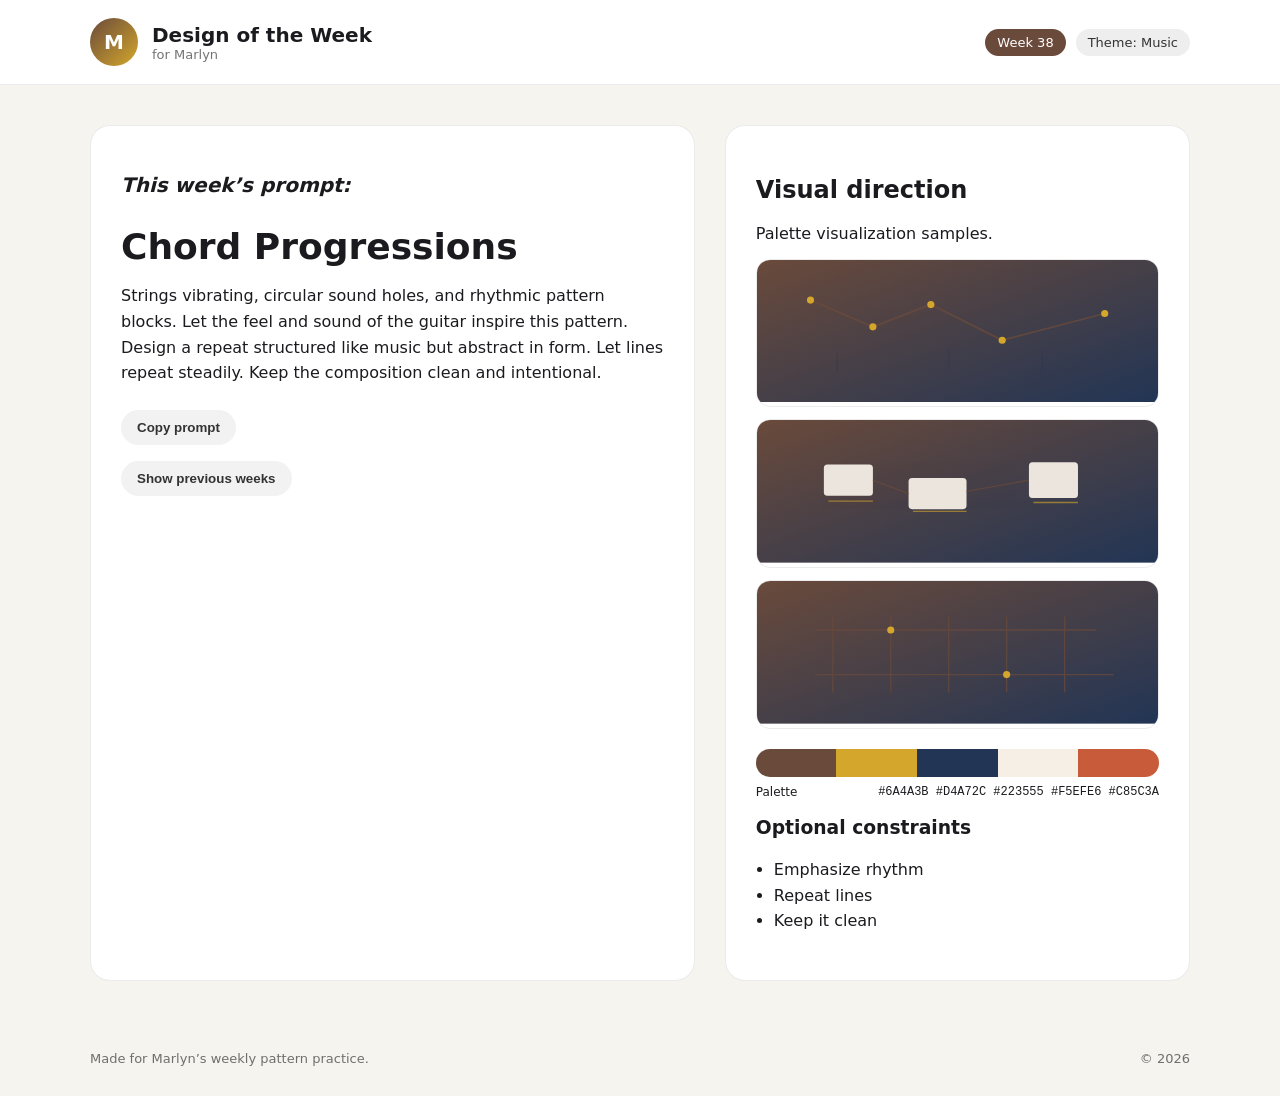
<file: index.html>
<!doctype html>
<html lang="en">
<head>
  <meta charset="UTF-8" />
  <meta name="viewport" content="width=device-width, initial-scale=1.0" />
  <title>Marlyn’s Design Challenge</title>
  <link rel="stylesheet" href="style.css" />
</head>

<body>
  <header class="topbar">
    <div class="container topbar__inner">
      <div class="brand">
        <div class="brand__mark" id="brandMark">
  <span id="brandLetter">M</span>
</div>
        <div class="brand__text">
          <div class="brand__title">Design of the Week</div>
          <div class="brand__subtitle">for Marlyn</div>
        </div>
      </div>

      <div class="meta">
        <div class="pill" id="weekPill">Week —</div>
        <div class="pill pill--muted" id="themePill">Theme —</div>
      </div>
    </div>
  </header>

  <main class="container layout">

    <!-- LEFT PANEL -->
    <section class="panel prompt" aria-labelledby="promptTitle">

      <div class="prompt__header">
        <h1 id="promptTitle">This week’s prompt:</h1>
      </div>

      <div class="prompt__body">

        <h2 class="prompt__name" id="weeklyTitle">—</h2>
        <p class="prompt__text" id="weeklyText">—</p>

<div class="prompt__actions">
  <button class="btn btn--ghost" id="copyBtn" type="button">
    Copy prompt
  </button>
</div>

        <div class="toast" id="toast" hidden>Copied.</div>

        <!-- ARCHIVE -->
        <div class="archive">
          <button class="btn btn--ghost archiveToggle"
                  id="archiveToggle"
                  type="button"
                  aria-expanded="false">
            Show previous weeks
          </button>

          <div class="archive__panel" id="archivePanel" hidden>
            <div id="archiveList"></div>
          </div>
        </div>

      </div>
    </section>

    <!-- RIGHT PANEL -->
    <aside class="panel visuals" aria-label="Theme visuals">

      <div class="visuals__header">
        <h2>Visual direction</h2>
        <p id="visualNote" class="muted">
          Palette samples.
        </p>
      </div>

      <div class="visuals__grid">
        <div class="artcard" id="artA"></div>
        <div class="artcard" id="artB"></div>
        <div class="artcard" id="artC"></div>
      </div>

      <div class="palette">
        <div class="palette__row" id="paletteRow"></div>
        <div class="palette__meta">
          <div class="muted">Palette</div>
          <div class="mono" id="paletteText">—</div>
        </div>
      </div>

      <div class="tips">
        <h3>Optional constraints</h3>
        <ul id="tipsList">
          <li>—</li>
        </ul>
      </div>

    </aside>
  </main>

  <footer class="container footer">
    <div>Made for Marlyn’s weekly pattern practice.</div>
    <div>© <span id="year"></span></div>
  </footer>

  <script src="script.js"></script>
</body>
</html>
</file>
<file: style.css>
:root {
  --accent: #2b2b2f;
  --accent2: #d4a72c;
  --line: rgba(0,0,0,0.08);
  --muted: rgba(0,0,0,0.55);
}

* { box-sizing: border-box; }

body {
  margin: 0;
  font-family: system-ui, -apple-system, BlinkMacSystemFont, sans-serif;
  background: #f6f4ef;
  color: #1b1b1f;
}

.container {
  width: min(1100px, 92%);
  margin: 0 auto;
}

.topbar {
  background: #fff;
  border-bottom: 1px solid var(--line);
  padding: 18px 0;
}

.topbar__inner {
  display: flex;
  justify-content: space-between;
  align-items: center;
}

.brand {
  display: flex;
  gap: 14px;
  align-items: center;
}

.brand__mark {
  width: 48px;
  height: 48px;
  border-radius: 50%;
  display: flex;
  align-items: center;
  justify-content: center;
  font-weight: 700;
  font-size: 20px;
  color: white;
  background: #2F6B4B; /* fallback */
  transition: background 0.3s ease;
}

.brand__mark span {
  position: relative;
  z-index: 2;
}

.brand__title {
  font-weight: 700;
  font-size: 20px;
}

.brand__subtitle {
  font-size: 13px;
  color: var(--muted);
}

.meta {
  display: flex;
  gap: 10px;
}

.pill {
  padding: 6px 12px;
  border-radius: 999px;
  font-size: 13px;
  background: var(--accent);
  color: #fff;
}

.pill--muted {
  background: #eee;
  color: #333;
}

.layout {
  display: grid;
  grid-template-columns: 1.3fr 1fr;
  gap: 30px;
  padding: 40px 0;
}

.panel {
  background: #fff;
  border-radius: 20px;
  padding: 30px;
  border: 1px solid var(--line);
}

.prompt__name {
  font-size: 2.25rem;
  font-weight: 700;
  margin-bottom: 1rem;
}

.prompt__header h1 {
  font-size: 1.25rem;
  font-weight: 700;     /* bold */
  font-style: italic;   /* italics */
  margin-bottom: 0.75rem;
}

.prompt__text {
  line-height: 1.6;
  margin-bottom: 24px;
}

.prompt__actions {
  display: flex;
  gap: 12px;
  margin-bottom: 16px;
}

.btn {
  padding: 10px 16px;
  border-radius: 999px;
  border: none;
  cursor: pointer;
  background: var(--accent);
  color: #fff;
  font-weight: 600;
}

.btn--ghost {
  background: #f2f2f2;
  color: #333;
}

.btn:hover {
  opacity: 0.9;
}

.surprise {
  border: 1px solid var(--line);
  padding: 16px;
  border-radius: 14px;
  background: #fafafa;
  margin-bottom: 14px;
}

.surprise__top {
  display: flex;
  justify-content: space-between;
  align-items: center;
}

.iconbtn {
  border: none;
  background: none;
  font-size: 20px;
  cursor: pointer;
}

.toast {
  font-size: 13px;
  color: var(--muted);
  margin-bottom: 12px;
}

.archive {
  margin-top: 10px;
}

.archive__panel {
  margin-top: 10px;
  padding: 12px;
  border-radius: 14px;
  border: 1px solid var(--line);
  background: #fafafa;
}

.archiveItem {
  padding: 10px 0;
  border-top: 1px solid var(--line);
}

.archiveItem:first-child {
  border-top: none;
}

.archiveItem__week {
  font-size: 12px;
  color: var(--muted);
}

.archiveItem__title {
  font-weight: 600;
  margin: 4px 0;
}

.archiveItem__brief {
  font-size: 14px;
  line-height: 1.5;
  color: #333;
}

.visuals__grid {
  display: flex;
  flex-direction: column;
  gap: 12px;
  margin-bottom: 20px;
}

.artcard {
  border-radius: 14px;
  overflow: hidden;
  border: 1px solid var(--line);
}

.palette__row {
  display: flex;
  height: 28px;
  border-radius: 14px;
  overflow: hidden;
  margin-bottom: 8px;
}

.swatch {
  flex: 1;
}

.palette__meta {
  display: flex;
  justify-content: space-between;
  font-size: 12px;
}

.mono {
  font-family: monospace;
}

.tips ul {
  padding-left: 18px;
  line-height: 1.6;
}

.footer {
  padding: 30px 0;
  font-size: 13px;
  color: var(--muted);
  display: flex;
  justify-content: space-between;
}

@media (max-width: 900px) {
  .layout {
    grid-template-columns: 1fr;
  }
}
</file>
